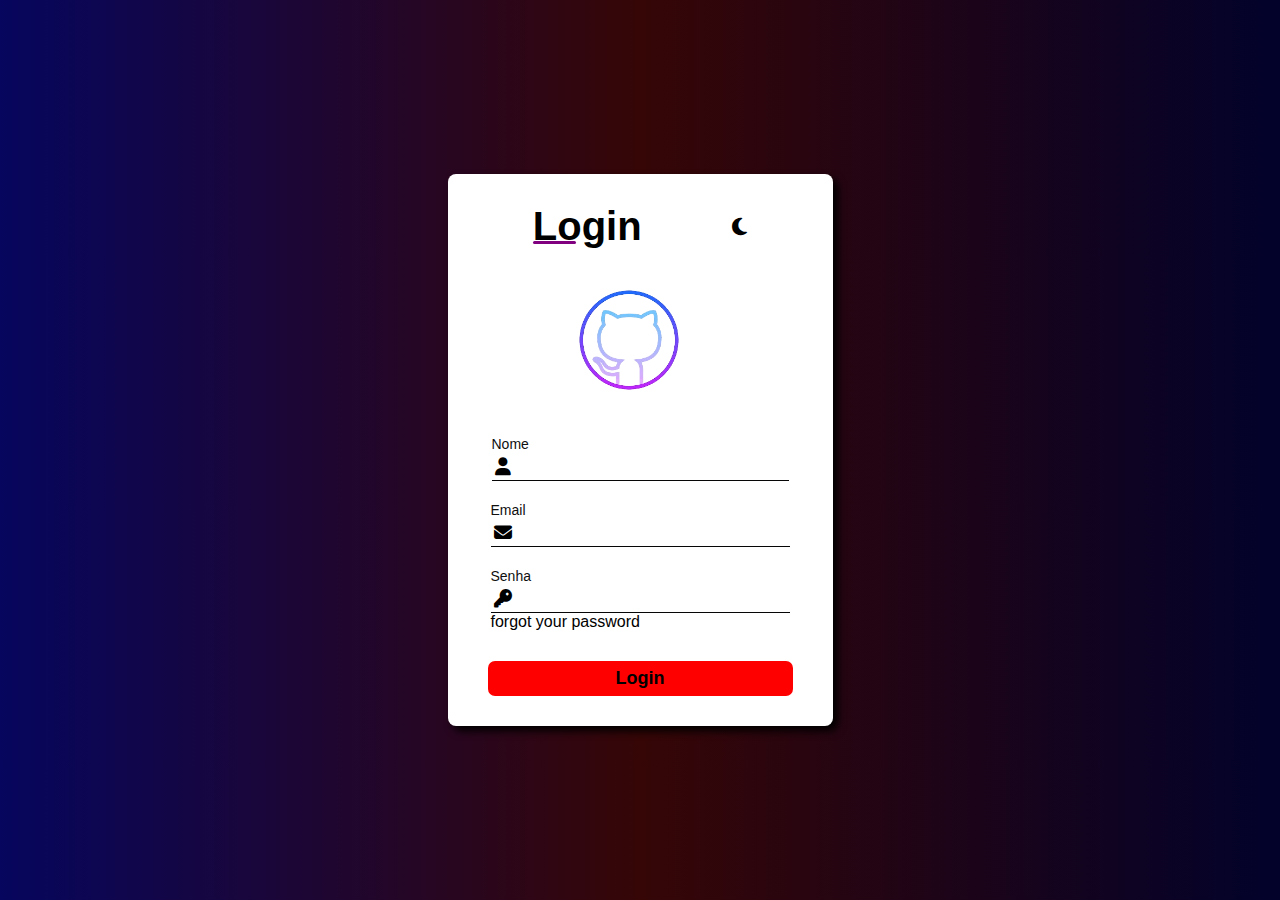
<file: Form_Lig_dark/index.html>
<!DOCTYPE html>
<html lang="en">
<head>
    <meta charset="UTF-8">
    <meta name="viewport" content="width=, initial-scale=1.0">
    <link rel="stylesheet" href="https://cdnjs.cloudflare.com/ajax/libs/font-awesome/6.5.1/css/all.min.css" >
    <link rel="stylesheet" href="src/style/style.css">
    <title>Formulario light/Dark </title>
</head>
<body>
    <main id="container">
        <form id="login_form">
            <div id="form_header">
                <h1>Login</h1>
                <i id= "mode_icon" class="fa-solid fa-moon"></i>
            </div>

            <div id="social-midia">
                <a href="#">
                    <img src="src/image/images-removebg-preview (1).png">
                </a>
            </div>
            <div id="inputs">
                <div class="input-box">
                    <label for="name">
                        Nome
                        <div class="input-field">
                            <i class="fa-solid fa-user"></i>
                            <input type="text" id="name" name="name">
                        </div>
                    </label>
                </div>
    
                <div class="input-box">
                    <label for="email">
                        Email
                        <div class="input-field">
                            <i class="fa-solid fa-envelope"></i>
                            <input type="text" id="email" name="email">
                        </div>
                    </label>
                </div>
    
                <div class="input-box">
                    <label for="password">
                        Senha
                        <div class="input-field">
                            <i class="fa-solid fa-key"></i>
                            <input type="password" id="password" name="password">
                        </div>
                    </label>
    
                    <div id="forgot_password">
                        <a href="#"></a>
                        forgot your password
                    </div>
    
                </div>
            </div>
           <button type="submit" id="login_button">
            Login
           </button>
        </form>
    </main>
    <script src="src/javascript/script.js"></script>
</body>
</html>
</file>
<file: Form_Lig_dark/src/style/style.css>
*{
  font-family: sans-serif ;
  padding: 0;
  margin: 0;
  box-sizing: border-box;
}

#container{
  height: 100vh;
  width: 100%;
  background: linear-gradient(90deg, rgb(6, 6, 94),rgb(54, 6, 6),rgb(2, 2, 43));
  display: flex;
  align-items: center;
  justify-content: center;
}

#login_form{
  background-color: rgb(255, 255, 255);
  display: flex;
  flex-direction: column;
  padding: 30px 40px;
  border-radius: 8px;
  gap: 30px;
  box-shadow: 5px 5px 8px rgba(0,0,0,336);
  height: fit-content;
  animation: dark-to-light 0.3s  ease-in-out;

}
#form_header{
  display: flex;
  align-items: center;
  justify-content: space-around;
}

#form_header h1{
  font-size: 40px;
  position: relative;
}

#form_header h1::before{
  position: absolute;
  content: '';
  width: 40%;
  background-color: purple;
  height: 3px;
  bottom: 5px;
  border-radius: 5px;
}

#mode_icon{
  cursor: pointer;
  font-size: 20px;
}

#social-midia{
  display: flex;
  justify-content: space-around;
}

#social-midia img{
  width: 40%;
  align-items: center;
  margin-left: 80px;
}
#social-midia img:hover{
  transform: scale(1.2);
}
#inputs{
  display: flex;
  flex-direction: column;
  align-items: center;
  justify-content: center;
  gap: 20px;
}
.input-box label{
  font-size: 14px;
  color: rgb(15, 15, 15);
  curs
}
.input-field{
  display: flex;
  align-items: center;
  gap: 15px;
  padding: 3px;
  cursor: text;
  border-bottom: 1px solid rgb(6, 6, 7);
}
.input-field i{
  font-size: 18px;
  color: black;
}

.input-field input{
  border: none;
  background-color: transparent;
  width:260px;
  font-size: 18px;
  padding: 0px 5px;
}

.input-field input:focus{
  outline: none;
}

#forgot_password a{
  text-decoration: none;
  font-size: 12px;
  color: black;
}

#forgot_password a:hover{
  color: purple;
}

#login_button{
  border:none;
  background-color: red;
  color: black;
  padding: 7px;
  font-size: 18px;
  border-radius: 7px;
  font-weight: bold;
  cursor: pointer;
}

#login_button:hover{
  transform: scale(1.05);
}

.dark#login_form{
  color: #fff;
  background-color: black;
  animation: light-to-dark 0.3s  ease-in-out;
}

.dark#login_form .input-field inputt,
.dark#login_form .input-field i{
  color: #fff;
}

@keyframes light-to-dark {
  0%{
    background-color: black;
  }
  100%{
    background-color: #fff;
  }
  
  
}




@keyframes light-to-dark {
  0%{
    background-color: #fff;
  }
  100%{
    background-color: black;
  }
  
  
}
</file>
